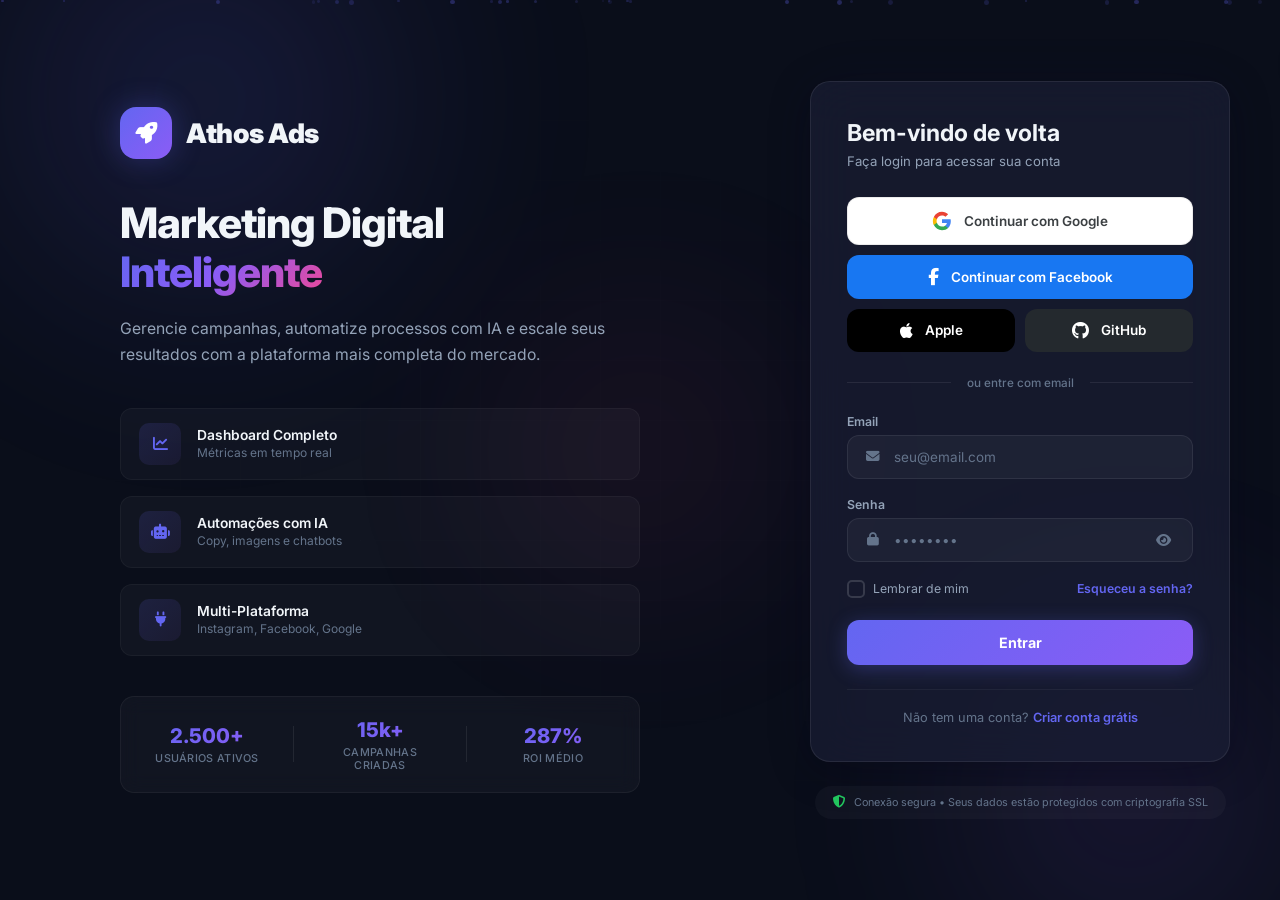
<file: login.html>
<!DOCTYPE html>
<html lang="pt-BR">

<head>
    <meta charset="UTF-8">
    <meta name="viewport" content="width=device-width, initial-scale=1.0">
    <meta name="description" content="Athos Ads - Login na Plataforma de Marketing Digital Inteligente">
    <title>Athos Ads - Login</title>
    <link rel="preconnect" href="https://fonts.googleapis.com">
    <link href="https://fonts.googleapis.com/css2?family=Inter:wght@300;400;500;600;700;800;900&display=swap"
        rel="stylesheet">
    <link rel="stylesheet" href="https://cdnjs.cloudflare.com/ajax/libs/font-awesome/6.5.1/css/all.min.css">
    <!-- Google Identity Services -->
    <script src="https://accounts.google.com/gsi/client" async defer></script>
    <!-- Facebook SDK -->
    <script async defer crossorigin="anonymous"
        src="https://connect.facebook.net/pt_BR/sdk.js"></script>
    <link rel="stylesheet" href="login.css">
</head>

<body>
    <!-- Animated Background -->
    <div class="login-bg">
        <div class="bg-orb bg-orb-1"></div>
        <div class="bg-orb bg-orb-2"></div>
        <div class="bg-orb bg-orb-3"></div>
        <div class="bg-grid"></div>
    </div>

    <!-- Floating Particles -->
    <div class="particles" id="particles"></div>

    <!-- Login Container -->
    <div class="login-wrapper">
        <!-- Left Side - Branding -->
        <div class="login-branding">
            <div class="brand-content">
                <div class="brand-logo">
                    <div class="brand-logo-icon">
                        <i class="fas fa-rocket"></i>
                    </div>
                    <span class="brand-logo-text">Athos Ads</span>
                </div>
                <h1 class="brand-headline">Marketing Digital <span class="gradient-text">Inteligente</span></h1>
                <p class="brand-description">Gerencie campanhas, automatize processos com IA e escale seus resultados
                    com a plataforma mais completa do mercado.</p>

                <div class="brand-features">
                    <div class="feature-item">
                        <div class="feature-icon"><i class="fas fa-chart-line"></i></div>
                        <div class="feature-text">
                            <strong>Dashboard Completo</strong>
                            <span>Métricas em tempo real</span>
                        </div>
                    </div>
                    <div class="feature-item">
                        <div class="feature-icon"><i class="fas fa-robot"></i></div>
                        <div class="feature-text">
                            <strong>Automações com IA</strong>
                            <span>Copy, imagens e chatbots</span>
                        </div>
                    </div>
                    <div class="feature-item">
                        <div class="feature-icon"><i class="fas fa-plug"></i></div>
                        <div class="feature-text">
                            <strong>Multi-Plataforma</strong>
                            <span>Instagram, Facebook, Google</span>
                        </div>
                    </div>
                </div>

                <div class="brand-stats">
                    <div class="stat">
                        <span class="stat-value" id="statUsers">2.500+</span>
                        <span class="stat-label">Usuários Ativos</span>
                    </div>
                    <div class="stat-divider"></div>
                    <div class="stat">
                        <span class="stat-value" id="statCampaigns">15k+</span>
                        <span class="stat-label">Campanhas Criadas</span>
                    </div>
                    <div class="stat-divider"></div>
                    <div class="stat">
                        <span class="stat-value" id="statROI">287%</span>
                        <span class="stat-label">ROI Médio</span>
                    </div>
                </div>
            </div>
        </div>

        <!-- Right Side - Login Form -->
        <div class="login-form-side">
            <div class="login-card" id="loginCard">
                <!-- Login State -->
                <div class="login-state" id="loginState">
                    <div class="login-card-header">
                        <h2>Bem-vindo de volta</h2>
                        <p>Faça login para acessar sua conta</p>
                    </div>

                    <!-- Social Login Buttons -->
                    <div class="social-login-group">
                        <button class="social-btn google-btn" id="googleLoginBtn" onclick="loginWithGoogle()">
                            <svg class="social-icon" viewBox="0 0 24 24" width="20" height="20">
                                <path fill="#4285F4"
                                    d="M22.56 12.25c0-.78-.07-1.53-.2-2.25H12v4.26h5.92a5.06 5.06 0 0 1-2.2 3.32v2.77h3.57c2.08-1.92 3.28-4.74 3.28-8.1z" />
                                <path fill="#34A853"
                                    d="M12 23c2.97 0 5.46-.98 7.28-2.66l-3.57-2.77c-.98.66-2.23 1.06-3.71 1.06-2.86 0-5.29-1.93-6.16-4.53H2.18v2.84C3.99 20.53 7.7 23 12 23z" />
                                <path fill="#FBBC05"
                                    d="M5.84 14.09c-.22-.66-.35-1.36-.35-2.09s.13-1.43.35-2.09V7.07H2.18C1.43 8.55 1 10.22 1 12s.43 3.45 1.18 4.93l2.85-2.22.81-.62z" />
                                <path fill="#EA4335"
                                    d="M12 5.38c1.62 0 3.06.56 4.21 1.64l3.15-3.15C17.45 2.09 14.97 1 12 1 7.7 1 3.99 3.47 2.18 7.07l3.66 2.84c.87-2.6 3.3-4.53 6.16-4.53z" />
                            </svg>
                            <span>Continuar com Google</span>
                        </button>

                        <button class="social-btn facebook-btn" id="facebookLoginBtn" onclick="loginWithFacebook()">
                            <i class="fab fa-facebook-f social-icon-fa"></i>
                            <span>Continuar com Facebook</span>
                        </button>

                        <div class="social-row">
                            <button class="social-btn social-btn-compact apple-btn" onclick="loginWithApple()">
                                <i class="fab fa-apple social-icon-fa"></i>
                                <span>Apple</span>
                            </button>
                            <button class="social-btn social-btn-compact github-btn" onclick="loginWithGithub()">
                                <i class="fab fa-github social-icon-fa"></i>
                                <span>GitHub</span>
                            </button>
                        </div>
                    </div>

                    <div class="divider">
                        <span>ou entre com email</span>
                    </div>

                    <!-- Email/Password Form -->
                    <form class="login-form" id="loginForm" onsubmit="handleEmailLogin(event)">
                        <div class="input-group">
                            <label for="loginEmail">Email</label>
                            <div class="input-wrapper">
                                <i class="fas fa-envelope"></i>
                                <input type="email" id="loginEmail" placeholder="seu@email.com" required
                                    autocomplete="email">
                            </div>
                        </div>

                        <div class="input-group">
                            <label for="loginPassword">Senha</label>
                            <div class="input-wrapper">
                                <i class="fas fa-lock"></i>
                                <input type="password" id="loginPassword" placeholder="••••••••" required
                                    autocomplete="current-password">
                                <button type="button" class="toggle-password" onclick="togglePasswordVisibility(this)">
                                    <i class="fas fa-eye"></i>
                                </button>
                            </div>
                        </div>

                        <div class="form-options">
                            <label class="checkbox-wrapper" for="rememberMe">
                                <input type="checkbox" id="rememberMe">
                                <span class="custom-checkbox"></span>
                                <span>Lembrar de mim</span>
                            </label>
                            <a href="#" class="forgot-link" onclick="showForgotPassword(event)">Esqueceu a senha?</a>
                        </div>

                        <button type="submit" class="btn-login" id="btnLogin">
                            <span class="btn-text">Entrar</span>
                            <span class="btn-loader" style="display:none"><i class="fas fa-spinner fa-spin"></i></span>
                        </button>
                    </form>

                    <div class="login-footer">
                        <p>Não tem uma conta? <a href="#" onclick="showRegister(event)">Criar conta grátis</a></p>
                    </div>
                </div>

                <!-- Register State -->
                <div class="login-state" id="registerState" style="display:none">
                    <div class="login-card-header">
                        <h2>Criar sua conta</h2>
                        <p>Comece a usar o Athos Ads gratuitamente</p>
                    </div>

                    <div class="social-login-group">
                        <button class="social-btn google-btn" onclick="loginWithGoogle()">
                            <svg class="social-icon" viewBox="0 0 24 24" width="20" height="20">
                                <path fill="#4285F4"
                                    d="M22.56 12.25c0-.78-.07-1.53-.2-2.25H12v4.26h5.92a5.06 5.06 0 0 1-2.2 3.32v2.77h3.57c2.08-1.92 3.28-4.74 3.28-8.1z" />
                                <path fill="#34A853"
                                    d="M12 23c2.97 0 5.46-.98 7.28-2.66l-3.57-2.77c-.98.66-2.23 1.06-3.71 1.06-2.86 0-5.29-1.93-6.16-4.53H2.18v2.84C3.99 20.53 7.7 23 12 23z" />
                                <path fill="#FBBC05"
                                    d="M5.84 14.09c-.22-.66-.35-1.36-.35-2.09s.13-1.43.35-2.09V7.07H2.18C1.43 8.55 1 10.22 1 12s.43 3.45 1.18 4.93l2.85-2.22.81-.62z" />
                                <path fill="#EA4335"
                                    d="M12 5.38c1.62 0 3.06.56 4.21 1.64l3.15-3.15C17.45 2.09 14.97 1 12 1 7.7 1 3.99 3.47 2.18 7.07l3.66 2.84c.87-2.6 3.3-4.53 6.16-4.53z" />
                            </svg>
                            <span>Registrar com Google</span>
                        </button>

                        <button class="social-btn facebook-btn" onclick="loginWithFacebook()">
                            <i class="fab fa-facebook-f social-icon-fa"></i>
                            <span>Registrar com Facebook</span>
                        </button>
                    </div>

                    <div class="divider">
                        <span>ou registre com email</span>
                    </div>

                    <form class="login-form" id="registerForm" onsubmit="handleRegister(event)">
                        <div class="input-group">
                            <label for="regName">Nome completo</label>
                            <div class="input-wrapper">
                                <i class="fas fa-user"></i>
                                <input type="text" id="regName" placeholder="Seu nome" required>
                            </div>
                        </div>

                        <div class="input-group">
                            <label for="regEmail">Email</label>
                            <div class="input-wrapper">
                                <i class="fas fa-envelope"></i>
                                <input type="email" id="regEmail" placeholder="seu@email.com" required
                                    autocomplete="email">
                            </div>
                        </div>

                        <div class="input-group">
                            <label for="regPassword">Senha</label>
                            <div class="input-wrapper">
                                <i class="fas fa-lock"></i>
                                <input type="password" id="regPassword" placeholder="Mínimo 8 caracteres" required
                                    minlength="8">
                                <button type="button" class="toggle-password" onclick="togglePasswordVisibility(this)">
                                    <i class="fas fa-eye"></i>
                                </button>
                            </div>
                            <div class="password-strength" id="passwordStrength">
                                <div class="strength-bar"><div class="strength-fill" id="strengthFill"></div></div>
                                <span class="strength-text" id="strengthText"></span>
                            </div>
                        </div>

                        <label class="checkbox-wrapper terms-checkbox" for="acceptTerms">
                            <input type="checkbox" id="acceptTerms" required>
                            <span class="custom-checkbox"></span>
                            <span>Concordo com os <a href="#">Termos de Uso</a> e <a href="#">Política de Privacidade</a></span>
                        </label>

                        <button type="submit" class="btn-login">
                            <span class="btn-text">Criar Conta</span>
                            <span class="btn-loader" style="display:none"><i class="fas fa-spinner fa-spin"></i></span>
                        </button>
                    </form>

                    <div class="login-footer">
                        <p>Já tem uma conta? <a href="#" onclick="showLogin(event)">Fazer login</a></p>
                    </div>
                </div>

                <!-- Forgot Password State -->
                <div class="login-state" id="forgotState" style="display:none">
                    <div class="login-card-header">
                        <button class="back-btn" onclick="showLogin(event)"><i class="fas fa-arrow-left"></i></button>
                        <h2>Recuperar senha</h2>
                        <p>Enviaremos um link de redefinição para seu email</p>
                    </div>

                    <form class="login-form" id="forgotForm" onsubmit="handleForgotPassword(event)">
                        <div class="input-group">
                            <label for="forgotEmail">Email</label>
                            <div class="input-wrapper">
                                <i class="fas fa-envelope"></i>
                                <input type="email" id="forgotEmail" placeholder="seu@email.com" required>
                            </div>
                        </div>

                        <button type="submit" class="btn-login">
                            <span class="btn-text">Enviar Link</span>
                            <span class="btn-loader" style="display:none"><i class="fas fa-spinner fa-spin"></i></span>
                        </button>
                    </form>

                    <div class="login-footer">
                        <p>Lembrou a senha? <a href="#" onclick="showLogin(event)">Voltar ao login</a></p>
                    </div>
                </div>
            </div>

            <!-- Security Badge -->
            <div class="security-badge">
                <i class="fas fa-shield-alt"></i>
                <span>Conexão segura • Seus dados estão protegidos com criptografia SSL</span>
            </div>
        </div>
    </div>

    <!-- Toast Notification -->
    <div class="toast" id="toast">
        <div class="toast-icon"><i class="fas fa-check-circle"></i></div>
        <div class="toast-content">
            <strong id="toastTitle">Sucesso</strong>
            <span id="toastMessage">Login realizado com sucesso!</span>
        </div>
        <button class="toast-close" onclick="hideToast()"><i class="fas fa-times"></i></button>
    </div>

    <script src="login.js"></script>
</body>

</html>
</file>
<file: login.css>
*,
*::before,
*::after {
    margin: 0;
    padding: 0;
    box-sizing: border-box
}

:root {
    --bg-primary: #0a0e1a;
    --bg-secondary: #111827;
    --bg-card: #1a1f35;
    --bg-card-hover: #222842;
    --border: rgba(255, 255, 255, 0.06);
    --text-primary: #f1f5f9;
    --text-secondary: #94a3b8;
    --text-muted: #64748b;
    --accent: #6366f1;
    --accent-glow: rgba(99, 102, 241, 0.3);
    --accent2: #8b5cf6;
    --green: #22c55e;
    --green-bg: rgba(34, 197, 94, 0.12);
    --red: #ef4444;
    --red-bg: rgba(239, 68, 68, 0.12);
    --orange: #f59e0b;
    --blue: #3b82f6;
    --pink: #ec4899;
    --cyan: #06b6d4;
    --radius: 14px;
    --radius-sm: 8px;
    --shadow: 0 4px 24px rgba(0, 0, 0, 0.25);
    --transition: .25s cubic-bezier(.4, 0, .2, 1)
}

html {
    font-size: 15px
}

body {
    font-family: 'Inter', sans-serif;
    background: var(--bg-primary);
    color: var(--text-primary);
    min-height: 100vh;
    overflow-x: hidden;
    position: relative
}

a {
    text-decoration: none;
    color: inherit
}

button {
    cursor: pointer;
    border: none;
    font-family: inherit
}

input {
    font-family: inherit
}

/* ================================
   ANIMATED BACKGROUND
================================ */
.login-bg {
    position: fixed;
    inset: 0;
    z-index: 0;
    overflow: hidden
}

.bg-orb {
    position: absolute;
    border-radius: 50%;
    filter: blur(100px);
    opacity: 0.4;
    animation: orbFloat 20s ease-in-out infinite
}

.bg-orb-1 {
    width: 600px;
    height: 600px;
    background: radial-gradient(circle, rgba(99, 102, 241, 0.5), transparent 70%);
    top: -200px;
    left: -100px;
    animation-delay: 0s
}

.bg-orb-2 {
    width: 500px;
    height: 500px;
    background: radial-gradient(circle, rgba(139, 92, 246, 0.4), transparent 70%);
    bottom: -150px;
    right: -100px;
    animation-delay: -7s
}

.bg-orb-3 {
    width: 400px;
    height: 400px;
    background: radial-gradient(circle, rgba(236, 72, 153, 0.3), transparent 70%);
    top: 50%;
    left: 50%;
    transform: translate(-50%, -50%);
    animation-delay: -14s
}

@keyframes orbFloat {
    0%, 100% { transform: translate(0, 0) scale(1) }
    25% { transform: translate(30px, -40px) scale(1.05) }
    50% { transform: translate(-20px, 30px) scale(0.95) }
    75% { transform: translate(40px, 20px) scale(1.03) }
}

.bg-grid {
    position: absolute;
    inset: 0;
    background-image:
        linear-gradient(rgba(255, 255, 255, 0.015) 1px, transparent 1px),
        linear-gradient(90deg, rgba(255, 255, 255, 0.015) 1px, transparent 1px);
    background-size: 60px 60px;
    mask-image: radial-gradient(ellipse at center, rgba(0,0,0,0.6) 0%, transparent 75%)
}

/* Particles */
.particles {
    position: fixed;
    inset: 0;
    z-index: 1;
    pointer-events: none
}

.particle {
    position: absolute;
    width: 3px;
    height: 3px;
    background: rgba(99, 102, 241, 0.5);
    border-radius: 50%;
    animation: particleFloat linear infinite
}

@keyframes particleFloat {
    0% { transform: translateY(100vh) scale(0); opacity: 0 }
    10% { opacity: 1 }
    90% { opacity: 1 }
    100% { transform: translateY(-10vh) scale(1); opacity: 0 }
}

/* ================================
   LOGIN WRAPPER
================================ */
.login-wrapper {
    position: relative;
    z-index: 2;
    display: flex;
    min-height: 100vh;
    width: 100%
}

/* ================================
   LEFT SIDE - BRANDING
================================ */
.login-branding {
    flex: 1;
    display: flex;
    align-items: center;
    justify-content: center;
    padding: 60px;
    position: relative
}

.brand-content {
    max-width: 520px;
    animation: fadeSlideUp 0.8s ease
}

@keyframes fadeSlideUp {
    from { opacity: 0; transform: translateY(30px) }
    to { opacity: 1; transform: translateY(0) }
}

.brand-logo {
    display: flex;
    align-items: center;
    gap: 14px;
    margin-bottom: 40px
}

.brand-logo-icon {
    width: 52px;
    height: 52px;
    background: linear-gradient(135deg, var(--accent), var(--accent2));
    border-radius: 16px;
    display: flex;
    align-items: center;
    justify-content: center;
    font-size: 22px;
    color: #fff;
    box-shadow: 0 0 30px var(--accent-glow)
}

.brand-logo-text {
    font-size: 1.8rem;
    font-weight: 900;
    letter-spacing: -0.5px
}

.brand-headline {
    font-size: 2.8rem;
    font-weight: 800;
    line-height: 1.15;
    letter-spacing: -1px;
    margin-bottom: 20px
}

.gradient-text {
    background: linear-gradient(135deg, var(--accent), var(--accent2), var(--pink));
    -webkit-background-clip: text;
    -webkit-text-fill-color: transparent;
    background-clip: text
}

.brand-description {
    font-size: 1.05rem;
    color: var(--text-secondary);
    line-height: 1.65;
    margin-bottom: 40px
}

/* Features */
.brand-features {
    display: flex;
    flex-direction: column;
    gap: 16px;
    margin-bottom: 40px
}

.feature-item {
    display: flex;
    align-items: center;
    gap: 16px;
    padding: 14px 18px;
    background: rgba(255, 255, 255, 0.03);
    border: 1px solid rgba(255, 255, 255, 0.04);
    border-radius: 12px;
    transition: all var(--transition)
}

.feature-item:hover {
    background: rgba(99, 102, 241, 0.06);
    border-color: rgba(99, 102, 241, 0.15);
    transform: translateX(6px)
}

.feature-icon {
    width: 42px;
    height: 42px;
    background: linear-gradient(135deg, rgba(99, 102, 241, 0.15), rgba(139, 92, 246, 0.08));
    border-radius: 10px;
    display: flex;
    align-items: center;
    justify-content: center;
    font-size: 1rem;
    color: var(--accent);
    flex-shrink: 0
}

.feature-text {
    display: flex;
    flex-direction: column;
    gap: 2px
}

.feature-text strong {
    font-size: 0.92rem;
    font-weight: 600
}

.feature-text span {
    font-size: 0.8rem;
    color: var(--text-muted)
}

/* Stats */
.brand-stats {
    display: flex;
    align-items: center;
    gap: 24px;
    padding: 20px 24px;
    background: rgba(255, 255, 255, 0.03);
    border: 1px solid rgba(255, 255, 255, 0.05);
    border-radius: 14px;
    backdrop-filter: blur(10px)
}

.stat {
    display: flex;
    flex-direction: column;
    gap: 4px;
    flex: 1;
    text-align: center
}

.stat-value {
    font-size: 1.35rem;
    font-weight: 800;
    background: linear-gradient(135deg, var(--accent), var(--accent2));
    -webkit-background-clip: text;
    -webkit-text-fill-color: transparent;
    background-clip: text
}

.stat-label {
    font-size: 0.72rem;
    color: var(--text-muted);
    font-weight: 500;
    text-transform: uppercase;
    letter-spacing: 0.3px
}

.stat-divider {
    width: 1px;
    height: 36px;
    background: rgba(255, 255, 255, 0.08)
}

/* ================================
   RIGHT SIDE - LOGIN FORM
================================ */
.login-form-side {
    width: 520px;
    display: flex;
    flex-direction: column;
    align-items: center;
    justify-content: center;
    padding: 40px;
    position: relative
}

.login-card {
    width: 100%;
    max-width: 420px;
    background: rgba(26, 31, 53, 0.7);
    border: 1px solid rgba(255, 255, 255, 0.08);
    border-radius: 20px;
    padding: 36px;
    backdrop-filter: blur(24px);
    box-shadow: 0 8px 40px rgba(0, 0, 0, 0.3), 0 0 60px rgba(99, 102, 241, 0.05);
    animation: cardSlideIn 0.6s ease 0.2s both
}

@keyframes cardSlideIn {
    from { opacity: 0; transform: translateY(20px) scale(0.98) }
    to { opacity: 1; transform: translateY(0) scale(1) }
}

.login-state {
    animation: fadeIn 0.35s ease
}

@keyframes fadeIn {
    from { opacity: 0 }
    to { opacity: 1 }
}

/* Card Header */
.login-card-header {
    margin-bottom: 28px;
    position: relative
}

.login-card-header h2 {
    font-size: 1.55rem;
    font-weight: 700;
    margin-bottom: 6px
}

.login-card-header p {
    font-size: 0.88rem;
    color: var(--text-secondary)
}

.back-btn {
    position: absolute;
    top: 4px;
    left: 0;
    background: rgba(255, 255, 255, 0.05);
    color: var(--text-secondary);
    width: 36px;
    height: 36px;
    border-radius: 10px;
    display: flex;
    align-items: center;
    justify-content: center;
    transition: all var(--transition);
    margin-bottom: 16px;
    position: relative
}

.back-btn:hover {
    background: rgba(255, 255, 255, 0.08);
    color: var(--text-primary)
}

/* ================================
   SOCIAL LOGIN BUTTONS
================================ */
.social-login-group {
    display: flex;
    flex-direction: column;
    gap: 10px
}

.social-btn {
    width: 100%;
    display: flex;
    align-items: center;
    justify-content: center;
    gap: 12px;
    padding: 13px 20px;
    border-radius: 12px;
    font-size: 0.9rem;
    font-weight: 600;
    transition: all var(--transition);
    position: relative;
    overflow: hidden
}

.social-btn::before {
    content: '';
    position: absolute;
    inset: 0;
    opacity: 0;
    background: linear-gradient(135deg, rgba(255,255,255,0.1), transparent);
    transition: opacity var(--transition)
}

.social-btn:hover::before {
    opacity: 1
}

.social-btn:active {
    transform: scale(0.98)
}

.social-icon {
    flex-shrink: 0
}

.social-icon-fa {
    font-size: 1.15rem;
    flex-shrink: 0
}

/* Google */
.google-btn {
    background: #fff;
    color: #3c4043;
    border: 1px solid rgba(0, 0, 0, 0.08)
}

.google-btn:hover {
    background: #f8f9fa;
    box-shadow: 0 2px 12px rgba(0, 0, 0, 0.1)
}

/* Facebook */
.facebook-btn {
    background: #1877F2;
    color: #fff
}

.facebook-btn:hover {
    background: #166fe5;
    box-shadow: 0 2px 16px rgba(24, 119, 242, 0.35)
}

/* Compact Social Row */
.social-row {
    display: flex;
    gap: 10px
}

.social-btn-compact {
    flex: 1
}

/* Apple */
.apple-btn {
    background: #000;
    color: #fff
}

.apple-btn:hover {
    background: #1a1a1a;
    box-shadow: 0 2px 16px rgba(0, 0, 0, 0.3)
}

/* GitHub */
.github-btn {
    background: #24292e;
    color: #fff
}

.github-btn:hover {
    background: #2f363d;
    box-shadow: 0 2px 16px rgba(0, 0, 0, 0.3)
}

/* ================================
   DIVIDER
================================ */
.divider {
    display: flex;
    align-items: center;
    gap: 16px;
    margin: 24px 0
}

.divider::before,
.divider::after {
    content: '';
    flex: 1;
    height: 1px;
    background: rgba(255, 255, 255, 0.08)
}

.divider span {
    font-size: 0.78rem;
    color: var(--text-muted);
    font-weight: 500;
    white-space: nowrap
}

/* ================================
   FORM ELEMENTS
================================ */
.login-form {
    display: flex;
    flex-direction: column;
    gap: 18px
}

.input-group {
    display: flex;
    flex-direction: column;
    gap: 6px
}

.input-group label {
    font-size: 0.82rem;
    font-weight: 600;
    color: var(--text-secondary)
}

.input-wrapper {
    display: flex;
    align-items: center;
    gap: 12px;
    background: rgba(255, 255, 255, 0.04);
    border: 1px solid rgba(255, 255, 255, 0.08);
    border-radius: 12px;
    padding: 0 16px;
    transition: all var(--transition)
}

.input-wrapper:focus-within {
    border-color: var(--accent);
    box-shadow: 0 0 0 3px rgba(99, 102, 241, 0.12);
    background: rgba(255, 255, 255, 0.06)
}

.input-wrapper i {
    color: var(--text-muted);
    font-size: 0.9rem;
    width: 18px;
    text-align: center;
    flex-shrink: 0
}

.input-wrapper:focus-within i {
    color: var(--accent)
}

.input-wrapper input {
    flex: 1;
    background: none;
    border: none;
    color: var(--text-primary);
    padding: 13px 0;
    font-size: 0.9rem;
    outline: none
}

.input-wrapper input::placeholder {
    color: var(--text-muted)
}

.toggle-password {
    background: none;
    color: var(--text-muted);
    padding: 4px;
    font-size: 0.88rem;
    transition: color var(--transition)
}

.toggle-password:hover {
    color: var(--text-primary)
}

/* Password Strength */
.password-strength {
    display: flex;
    align-items: center;
    gap: 10px;
    margin-top: 4px
}

.strength-bar {
    flex: 1;
    height: 4px;
    background: rgba(255, 255, 255, 0.06);
    border-radius: 4px;
    overflow: hidden
}

.strength-fill {
    height: 100%;
    border-radius: 4px;
    transition: all 0.4s ease;
    width: 0
}

.strength-text {
    font-size: 0.7rem;
    font-weight: 600;
    min-width: 50px;
    text-align: right
}

/* Form Options */
.form-options {
    display: flex;
    justify-content: space-between;
    align-items: center
}

.checkbox-wrapper {
    display: flex;
    align-items: center;
    gap: 8px;
    cursor: pointer;
    font-size: 0.82rem;
    color: var(--text-secondary);
    user-select: none
}

.checkbox-wrapper input[type="checkbox"] {
    display: none
}

.custom-checkbox {
    width: 18px;
    height: 18px;
    border: 2px solid rgba(255, 255, 255, 0.15);
    border-radius: 5px;
    transition: all var(--transition);
    position: relative;
    flex-shrink: 0
}

.checkbox-wrapper input:checked + .custom-checkbox {
    background: linear-gradient(135deg, var(--accent), var(--accent2));
    border-color: var(--accent)
}

.checkbox-wrapper input:checked + .custom-checkbox::after {
    content: '\f00c';
    font-family: 'Font Awesome 6 Free';
    font-weight: 900;
    position: absolute;
    top: 50%;
    left: 50%;
    transform: translate(-50%, -50%);
    font-size: 0.55rem;
    color: #fff
}

.terms-checkbox {
    margin-top: 0
}

.terms-checkbox a {
    color: var(--accent);
    font-weight: 600
}

.terms-checkbox a:hover {
    text-decoration: underline
}

.forgot-link {
    font-size: 0.82rem;
    color: var(--accent);
    font-weight: 600;
    transition: color var(--transition)
}

.forgot-link:hover {
    color: var(--accent2)
}

/* Login Button */
.btn-login {
    width: 100%;
    padding: 14px;
    background: linear-gradient(135deg, var(--accent), var(--accent2));
    color: #fff;
    border-radius: 12px;
    font-size: 0.95rem;
    font-weight: 700;
    transition: all var(--transition);
    box-shadow: 0 4px 20px var(--accent-glow);
    position: relative;
    overflow: hidden;
    margin-top: 4px
}

.btn-login::before {
    content: '';
    position: absolute;
    inset: 0;
    background: linear-gradient(135deg, transparent, rgba(255, 255, 255, 0.15), transparent);
    transform: translateX(-100%);
    transition: transform 0.6s ease
}

.btn-login:hover::before {
    transform: translateX(100%)
}

.btn-login:hover {
    transform: translateY(-2px);
    box-shadow: 0 6px 30px var(--accent-glow)
}

.btn-login:active {
    transform: translateY(0)
}

.btn-login .btn-text,
.btn-login .btn-loader {
    display: inline-flex;
    align-items: center;
    gap: 8px
}

/* Login Footer */
.login-footer {
    text-align: center;
    margin-top: 24px;
    padding-top: 20px;
    border-top: 1px solid rgba(255, 255, 255, 0.05)
}

.login-footer p {
    font-size: 0.85rem;
    color: var(--text-muted)
}

.login-footer a {
    color: var(--accent);
    font-weight: 600;
    transition: color var(--transition)
}

.login-footer a:hover {
    color: var(--accent2)
}

/* Security Badge */
.security-badge {
    display: flex;
    align-items: center;
    gap: 8px;
    margin-top: 24px;
    padding: 10px 18px;
    background: rgba(255, 255, 255, 0.03);
    border-radius: 20px;
    animation: cardSlideIn 0.6s ease 0.5s both
}

.security-badge i {
    color: var(--green);
    font-size: 0.85rem
}

.security-badge span {
    font-size: 0.72rem;
    color: var(--text-muted)
}

/* ================================
   TOAST NOTIFICATION
================================ */
.toast {
    position: fixed;
    top: 24px;
    right: 24px;
    display: flex;
    align-items: center;
    gap: 14px;
    padding: 16px 24px;
    background: rgba(26, 31, 53, 0.95);
    border: 1px solid rgba(255, 255, 255, 0.08);
    border-radius: 14px;
    backdrop-filter: blur(16px);
    box-shadow: 0 8px 32px rgba(0, 0, 0, 0.3);
    z-index: 1000;
    transform: translateX(120%);
    transition: transform 0.4s cubic-bezier(0.68, -0.55, 0.265, 1.55);
    max-width: 400px
}

.toast.show {
    transform: translateX(0)
}

.toast-icon {
    font-size: 1.3rem;
    color: var(--green);
    flex-shrink: 0
}

.toast-icon.error {
    color: var(--red)
}

.toast-content {
    display: flex;
    flex-direction: column;
    gap: 2px
}

.toast-content strong {
    font-size: 0.88rem;
    font-weight: 600
}

.toast-content span {
    font-size: 0.78rem;
    color: var(--text-secondary)
}

.toast-close {
    background: none;
    color: var(--text-muted);
    font-size: 0.85rem;
    padding: 4px;
    transition: color var(--transition)
}

.toast-close:hover {
    color: var(--text-primary)
}

/* ================================
   SUCCESS ANIMATION
================================ */
.login-success-overlay {
    position: fixed;
    inset: 0;
    background: var(--bg-primary);
    z-index: 500;
    display: flex;
    align-items: center;
    justify-content: center;
    flex-direction: column;
    animation: fadeIn 0.4s ease
}

.success-check {
    width: 80px;
    height: 80px;
    background: linear-gradient(135deg, var(--accent), var(--accent2));
    border-radius: 50%;
    display: flex;
    align-items: center;
    justify-content: center;
    font-size: 2rem;
    color: #fff;
    margin-bottom: 24px;
    animation: checkBounce 0.6s ease 0.2s both;
    box-shadow: 0 0 40px var(--accent-glow)
}

@keyframes checkBounce {
    0% { transform: scale(0) }
    50% { transform: scale(1.15) }
    100% { transform: scale(1) }
}

.success-text {
    font-size: 1.3rem;
    font-weight: 700;
    margin-bottom: 8px;
    animation: fadeSlideUp 0.5s ease 0.4s both
}

.success-subtext {
    font-size: 0.9rem;
    color: var(--text-secondary);
    animation: fadeSlideUp 0.5s ease 0.5s both
}

/* ================================
   RESPONSIVE
================================ */
@media (max-width: 1024px) {
    .login-wrapper {
        flex-direction: column
    }

    .login-branding {
        padding: 40px 30px;
        min-height: auto
    }

    .brand-headline {
        font-size: 2.2rem
    }

    .brand-features {
        display: none
    }

    .login-form-side {
        width: 100%;
        padding: 30px 20px 40px
    }
}

@media (max-width: 600px) {
    .login-branding {
        padding: 30px 20px
    }

    .brand-headline {
        font-size: 1.8rem
    }

    .brand-description {
        font-size: 0.92rem;
        margin-bottom: 24px
    }

    .brand-stats {
        gap: 16px;
        padding: 16px
    }

    .stat-value {
        font-size: 1.1rem
    }

    .login-card {
        padding: 28px 24px;
        border-radius: 16px
    }

    .social-row {
        flex-direction: column
    }

    .login-card-header h2 {
        font-size: 1.3rem
    }
}

@media (max-width: 400px) {
    .brand-stats {
        flex-direction: column;
        gap: 12px
    }

    .stat-divider {
        width: 60%;
        height: 1px
    }
}
</file>
